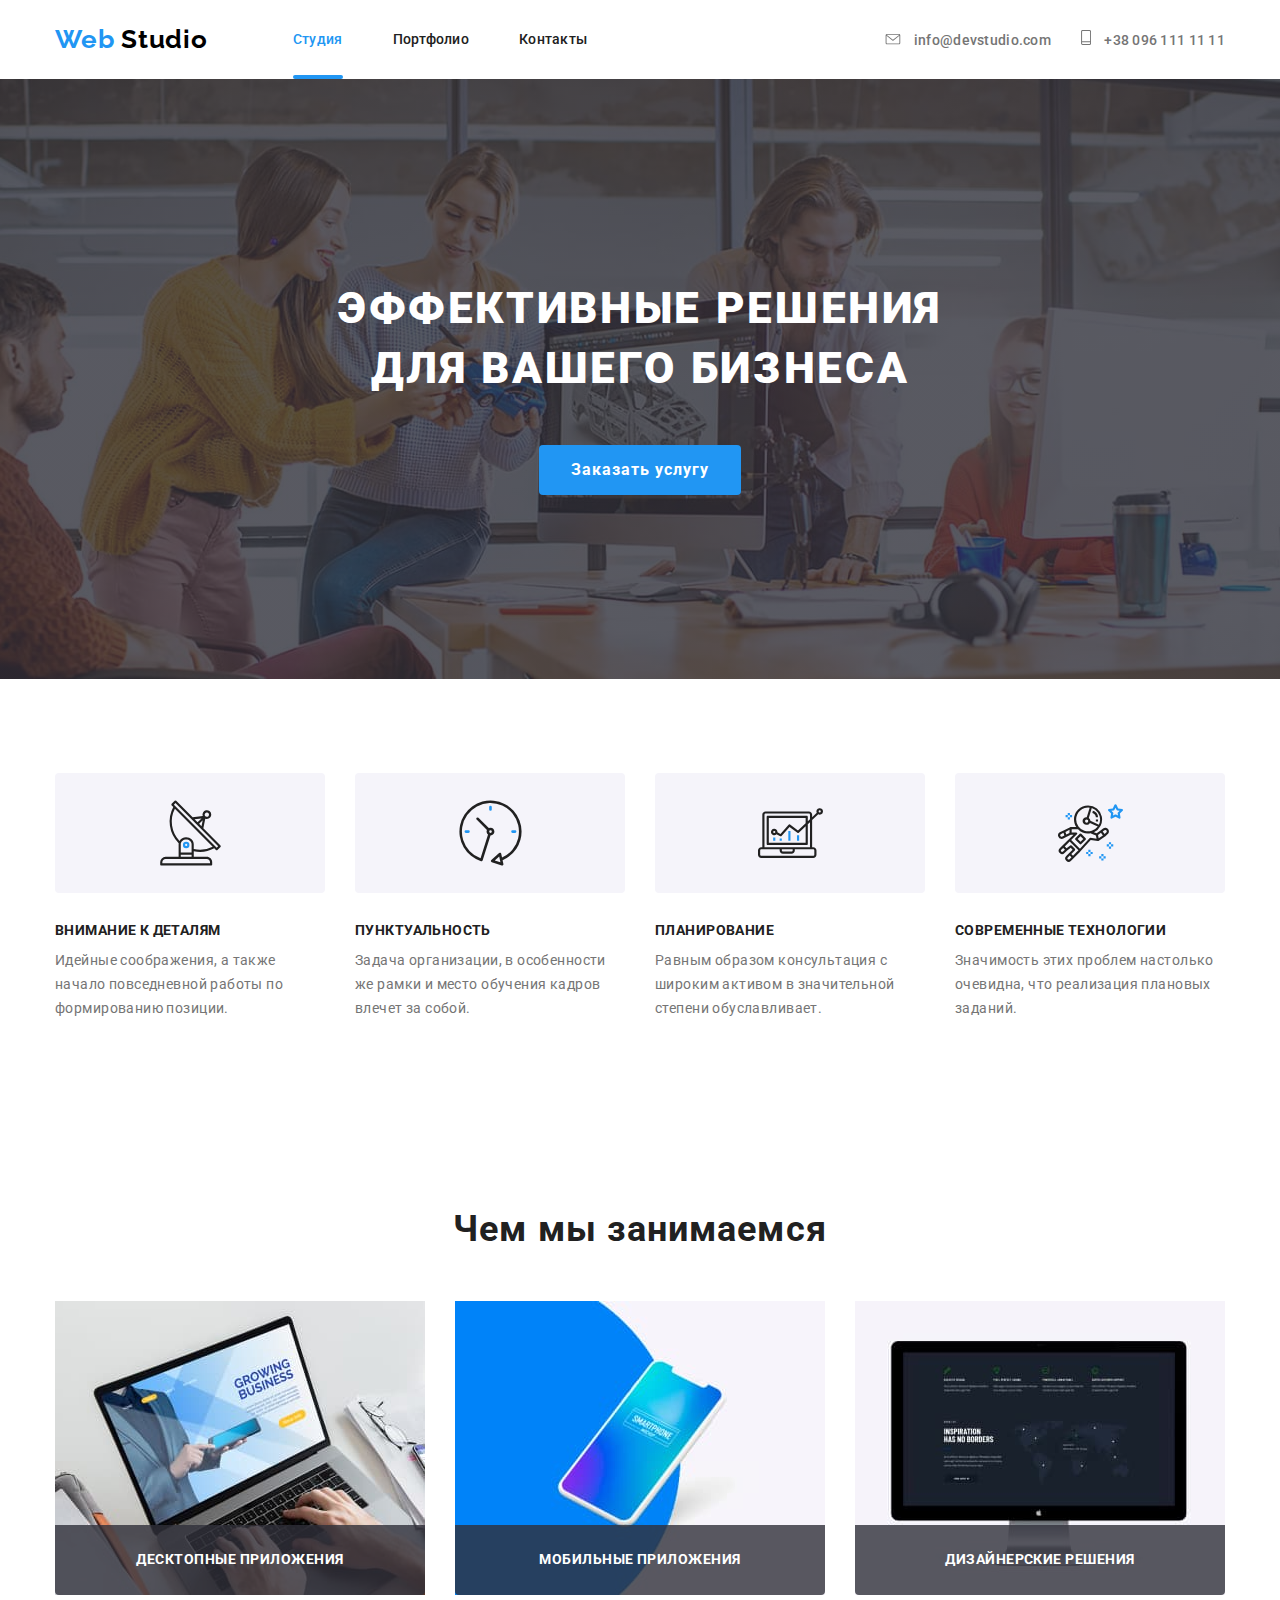
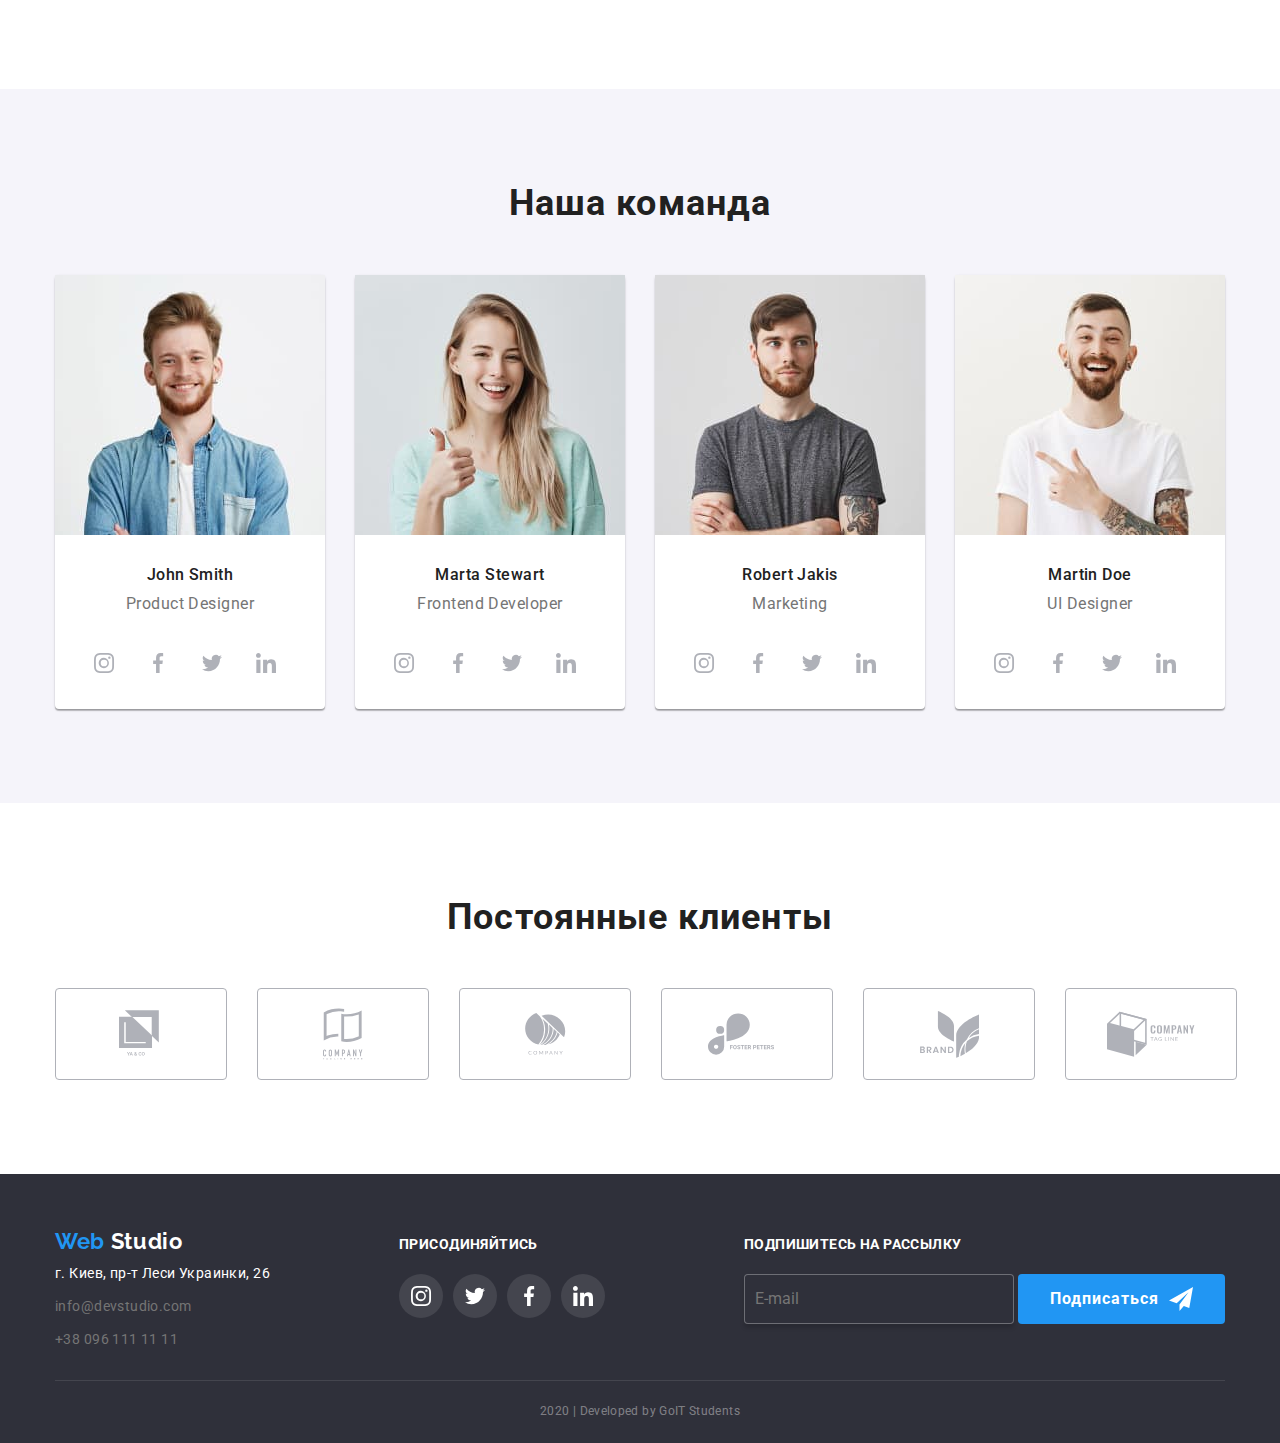
<file: index.html>
<!DOCTYPE html>
<html lang="en">
  <head>
    <meta charset="UTF-8" />
    <meta name="viewport" content="width=device-width, initial-scale=1.0" />
    <title>Document</title>
    <link
      href="https://fonts.googleapis.com/css2?family=Raleway:wght@700&family=Roboto:wght@400;500;700;900&display=swap"
      rel="stylesheet"
    />
    <link
      rel="stylesheet"
      href="https://cdnjs.cloudflare.com/ajax/libs/modern-normalize/0.6.0/modern-normalize.min.css"
    />
    <link rel="stylesheet" href="./css/common.css" />
    <link rel="stylesheet" href="./css/main.css" />
  </head>
  <body>
    <!--Шапка сайта-->
    <header class="container page-header">
      <nav class="main-nav">
        <a href="./index.html" class="logo-head link"
          ><span class="logo-web">Web&nbsp</span
          ><span class="logo-studio">Studio</span></a
        >

        <ul class="site-nav list">
          <li class="item"><a href="" class="link current">Студия</a></li>
          <li class="item current">
            <a href="./Portfolio.html" class="link">Портфолио</a>
          </li>
          <li class="item"><a href="" class="link">Контакты</a></li>
        </ul>

        <ul class="cont-nav list">
          <li class="item">
            <a href="mailto" class="contacts-text">
              <svg class="mail-icon" width="16px" height="11px">
                <use href="./images/sprite1.svg#icon-konvert"></use>
              </svg>
              info@devstudio.com</a
            >
          </li>

          <li class="item">
            <a href="mailto" class="contacts-text">
              <svg class="tel-icon" width="10" height="15">
                <use href="./images/sprite1.svg#icon-telefon"></use>
              </svg>
              +38 096 111 11 11</a
            >
          </li>
        </ul>
      </nav>
    </header>
    <main>
      <!-- Герой-->

      <section class="section hero">
        <div class="overley">
          <h1 class="hero-title">
            эффективные решения <br />
            для вашего бизнеса
          </h1>
          <a href="" class="button">Заказать услугу</a>
        </div>
      </section>

      <!--Переваги-->
      <section class="section adventage">
        <div class="container">
          <ul class="feature-list list">
            <li class="iteam">
              <div class="backgraund-icon">
                <svg class="preference-icon">
                  <use href="./images/sprite1.svg#icon-antena"></use>
                </svg>
              </div>
              <!-- <img class="img" src="./images/antenas.svg" alt="" /> -->
              <h2 class="title">Внимание к деталям</h2>
              <p class="text">
                Идейные соображения, а также начало повседневной работы по
                формированию позиции.
              </p>
            </li>
            <li class="iteam">
              <div class="backgraund-icon">
                <svg class="preference-icon">
                  <use href="./images/sprite1.svg#icon-clock"></use>
                </svg>
              </div>
              <!-- <img class="img" src="./images/clock 1.svg" alt="" /> -->
              <h2 class="title">Пунктуальность</h2>
              <p class="text">
                Задача организации, в особенности же рамки и место обучения
                кадров влечет за собой.
              </p>
            </li>
            <li class="iteam">
              <div class="backgraund-icon">
                <svg class="preference-icon">
                  <use href="./images/sprite1.svg#icon-diagrama"></use>
                </svg>
              </div>
              <!-- <img class="img" src="./images/diagram 1.svg" alt="" /> -->
              <h2 class="title">Планирование</h2>
              <p class="text">
                Равным образом консультация с широким активом в значительной
                степени обуславливает.
              </p>
            </li>
            <li class="iteam">
              <div class="backgraund-icon">
                <svg class="preference-icon">
                  <use href="./images/sprite1.svg#icon-astronaut"></use>
                </svg>
              </div>
              <!-- <img class="img" src="./images/cosmo.svg" alt="" /> -->
              <h2 class="title">Современные технологии</h2>
              <p class="text">
                Значимость этих проблем настолько очевидна, что реализация
                плановых заданий.
              </p>
            </li>
          </ul>
        </div>
      </section>
      <!--Приклади робіт-->
      <section class="section doing">
        <div class="container doing">
          <h2 class="section-text">Чем мы занимаемся</h2>
          <ul class="list">
            <li class="item">
              <img src="./images/nout1.jpg" alt="" width="370" height="294" />
              <h3 class="doing-text">Десктопные приложения</h3>
            </li>
            <li class="item">
              <img src="./images/fone1.jpg" alt="" width="370" height="294" />
              <h3 class="doing-text">Мобильные приложения</h3>
            </li>
            <li class="item">
              <img src="./images/telek1.jpg" alt="" width="370" height="294" />
              <h3 class="doing-text">Дизайнерские решения</h3>
            </li>
          </ul>
        </div>
      </section>
      <!--Команда-->
      <section class="section team">
        <div class="container">
          <h2 class="section-text">Наша команда</h2>
          <ul class="list">
            <!-- Jon Smit -->
            <li class="item">
              <img
                class="foto"
                src="./images/jon.jpg"
                alt="John Smith"
                width="270"
                height="260"
              />
              <h3 class="team-title">John Smith</h3>
              <p class="team-position">Product Designer</p>

              <ul class="list icon">
                <li class="box social">
                  <a
                    href="http://instagram.com"
                    aria-label="ссылка инстаграм"
                    class="link"
                  >
                    <svg class="social-icon" width="44" height="44">
                      <use href="./images/sprite1.svg#icon-instagram"></use>
                    </svg>
                  </a>
                </li>
                <li class="box social">
                  <a
                    href="http://facebook.com"
                    aria-label="ссылка фейсбук"
                    class="link"
                  >
                    <svg class="social-icon" width="44" height="44">
                      <use href="./images/sprite1.svg#icon-facebook"></use>
                    </svg>
                  </a>
                </li>

                <li class="box social">
                  <a
                    href="http://twitter.com"
                    aria-label="ссылка твітер"
                    class="link"
                  >
                    <svg class="social-icon" width="44" height="44">
                      <use href="./images/sprite1.svg#icon-twiter"></use>
                    </svg>
                  </a>
                </li>
                <li class="box social">
                  <a
                    href="http://linkedin.com"
                    aria-label="ссылка фейсбук"
                    class="link"
                  >
                    <svg class="social-icon" width="44" height="44">
                      <use href="./images/sprite1.svg#icon-linkedin"></use>
                    </svg>
                  </a>
                </li>
              </ul>
            </li>
            <!-- Marta Stewart -->

            <li class="item">
              <img
                class="foto"
                src="./images/marta.jpg"
                alt="Marta Stewart"
                width="270"
                height="260"
              />
              <h3 class="team-title">Marta Stewart</h3>
              <p class="team-position">Frontend Developer</p>
              <ul class="list icon">
                <li class="box social">
                  <a
                    href="http://instagram.com"
                    aria-label="ссылка инстаграм"
                    class="link"
                  >
                    <svg class="social-icon" width="44" height="44">
                      <use href="./images/sprite1.svg#icon-instagram"></use>
                    </svg>
                  </a>
                </li>
                <li class="box social">
                  <a
                    href="http://facebook.com"
                    aria-label="ссылка фейсбук"
                    class="link"
                  >
                    <svg class="social-icon" width="44" height="44">
                      <use href="./images/sprite1.svg#icon-facebook"></use>
                    </svg>
                  </a>
                </li>

                <li class="box social">
                  <a
                    href="http://twitter.com"
                    aria-label="ссылка твітер"
                    class="link"
                  >
                    <svg class="social-icon" width="44" height="44">
                      <use href="./images/sprite1.svg#icon-twiter"></use>
                    </svg>
                  </a>
                </li>
                <li class="box social">
                  <a
                    href="http://linkedin.com"
                    aria-label="ссылка фейсбук"
                    class="link"
                  >
                    <svg class="social-icon" width="44" height="44">
                      <use href="./images/sprite1.svg#icon-linkedin"></use>
                    </svg>
                  </a>
                </li>
              </ul>
            </li>
            <!-- Robert Jakis -->

            <li class="item">
              <img
                class="foto"
                src="./images/robert.jpg"
                alt="Robert Jakis"
                width="270"
                height="260"
              />
              <h3 class="team-title">Robert Jakis</h3>
              <p class="team-position">Marketing</p>

              <ul class="list icon">
                <li class="box social">
                  <a
                    href="http://instagram.com"
                    aria-label="ссылка инстаграм"
                    class="link"
                  >
                    <svg class="social-icon" width="44" height="44">
                      <use href="./images/sprite1.svg#icon-instagram"></use>
                    </svg>
                  </a>
                </li>
                <li class="box social">
                  <a
                    href="http://facebook.com"
                    aria-label="ссылка фейсбук"
                    class="link"
                  >
                    <svg class="social-icon" width="44" height="44">
                      <use href="./images/sprite1.svg#icon-facebook"></use>
                    </svg>
                  </a>
                </li>

                <li class="box social">
                  <a
                    href="http://twitter.com"
                    aria-label="ссылка твітер"
                    class="link"
                  >
                    <svg class="social-icon" width="44" height="44">
                      <use href="./images/sprite1.svg#icon-twiter"></use>
                    </svg>
                  </a>
                </li>
                <li class="box social">
                  <a
                    href="http://linkedin.com"
                    aria-label="ссылка фейсбук"
                    class="link"
                  >
                    <svg class="social-icon" width="44" height="44">
                      <use href="./images/sprite1.svg#icon-linkedin"></use>
                    </svg>
                  </a>
                </li>
              </ul>
            </li>
            <!-- Martin Doe -->

            <li class="item">
              <img
                class="foto"
                src="./images/martin.jpg"
                alt="Martin Doe"
                width="270"
                height="260"
              />
              <h3 class="team-title">Martin Doe</h3>
              <p class="team-position">UI Designer</p>

              <ul class="list icon">
                <li class="box social">
                  <a
                    href="http://instagram.com"
                    aria-label="ссылка инстаграм"
                    class="link"
                  >
                    <svg class="social-icon" width="44" height="44">
                      <use href="./images/sprite1.svg#icon-instagram"></use>
                    </svg>
                  </a>
                </li>
                <li class="box social">
                  <a
                    href="http://facebook.com"
                    aria-label="ссылка фейсбук"
                    class="link"
                  >
                    <svg class="social-icon" width="44" height="44">
                      <use href="./images/sprite1.svg#icon-facebook"></use>
                    </svg>
                  </a>
                </li>

                <li class="box social">
                  <a
                    href="http://twitter.com"
                    aria-label="ссылка твітер"
                    class="link"
                  >
                    <svg class="social-icon" width="44" height="44">
                      <use href="./images/sprite1.svg#icon-twiter"></use>
                    </svg>
                  </a>
                </li>
                <li class="box social">
                  <a
                    href="http://linkedin.com"
                    aria-label="ссылка фейсбук"
                    class="link"
                  >
                    <svg class="social-icon" width="44" height="44">
                      <use href="./images/sprite1.svg#icon-linkedin"></use>
                    </svg>
                  </a>
                </li>
              </ul>
            </li>
          </ul>
        </div>
      </section>
      <!--Постійні клієнти-->
      <section class="section customer">
        <div class="container">
          <h2 class="section-text">Постоянные клиенты</h2>
          <ul class="list">
            <li class="item">
              <a href="" class="link">
                <svg class="customer-icon" width="44" height="49">
                  <use href="./images/sprite1.svg#icon-logo1"></use>
                </svg>
              </a>
            </li>
            <li class="item">
              <a href="" class="link">
                <svg class="customer-icon" width="40" height="52">
                  <use href="./images/sprite1.svg#icon-logo2"></use>
                </svg>
              </a>
            </li>
            <li class="item">
              <a href="" class="link">
                <svg class="customer-icon" width="41" height="42">
                  <use href="./images/sprite1.svg#icon-logo3"></use>
                </svg>
              </a>
            </li>
            <li class="item">
              <a href="" class="link">
                <svg class="customer-icon" width="79" height="65">
                  <use href="./images/sprite1.svg#icon-logo4"></use>
                </svg>
              </a>
            </li>
            <li class="item">
              <a href="" class="link">
                <svg class="customer-icon" width="59" height="47">
                  <use href="./images/sprite1.svg#icon-logo5"></use>
                </svg>
              </a>
            </li>
            <li class="item">
              <a href="" class="link">
                <svg class="customer-icon" width="88" height="67">
                  <use href="./images/sprite1.svg#icon-logo6"></use>
                </svg>
              </a>
            </li>
          </ul>
        </div>
      </section>
    </main>
    <!-- Футер -->
    <footer class="page-footer">
      <!-- Лого -->
      <div class="container info">
        <div class="foot-child">
          <a href="./index.html" class="logo-foot link"
            ><span class="logo-web">Web&nbsp</span
            ><span class="logo-foot">Studio</span></a
          >
          <!-- Контактная информация -->
          <address class="address company">
            г. Киев, пр-т Леси Украинки, 26
          </address>
          <address class="address">
            <a href="mailto" class="link mail">info@devstudio.com</a> <br />
            <a href="tel:380961111111" class="link tel">+38 096 111 11 11</a>
          </address>
        </div>
        <div class="foot-link">
          <b class="text-foot">присодиняйтись</b>
          <!-- соц силки -->
          <div class="social">
            <ul class="list">
              <li class="item">
                <a
                  href="http://instagram.com/"
                  aria-label="Ссылка на instagram"
                  class="link"
                >
                  <svg class="social-icon">
                    <use href="./images/sprite1.svg#icon-instagram"></use>
                  </svg>
                </a>
              </li>
              <li class="item">
                <a
                  href="http://twitter.com/"
                  aria-label="Ссылка на twitter"
                  class="link twit"
                >
                  <svg class="social-icon">
                    <use href="./images/sprite1.svg#icon-twiter"></use>
                  </svg>
                </a>
              </li>

              <li class="item">
                <a
                  href="http://facebook.com/"
                  aria-label="Ссылка на facebook"
                  class="link face"
                >
                  <svg class="social-icon">
                    <use href="./images/sprite1.svg#icon-facebook"></use>
                  </svg>
                </a>
              </li>

              <li class="item">
                <a
                  href="http://linkedin.com/"
                  aria-label="Ссылка на linkedin"
                  class="link face"
                >
                  <svg class="social-icon">
                    <use href="./images/sprite1.svg#icon-linkedin"></use>
                  </svg>
                </a>
              </li>
            </ul>
          </div>
        </div>
        <div class="foot-folow">
          <b class="text-foot">Подпишитесь на рассылку</b><br />
          <input type="text" class="input" placeholder="  E-mail" />
          <a href="" class="button primary">Подписаться</a>
        </div>
      </div>

      <!-- Копирайт -->
      <div class="container">
        <p class="copyrigyt">2020 | Developed by GoIT Students</p>
      </div>
    </footer>
  </body>
</html>
</file>
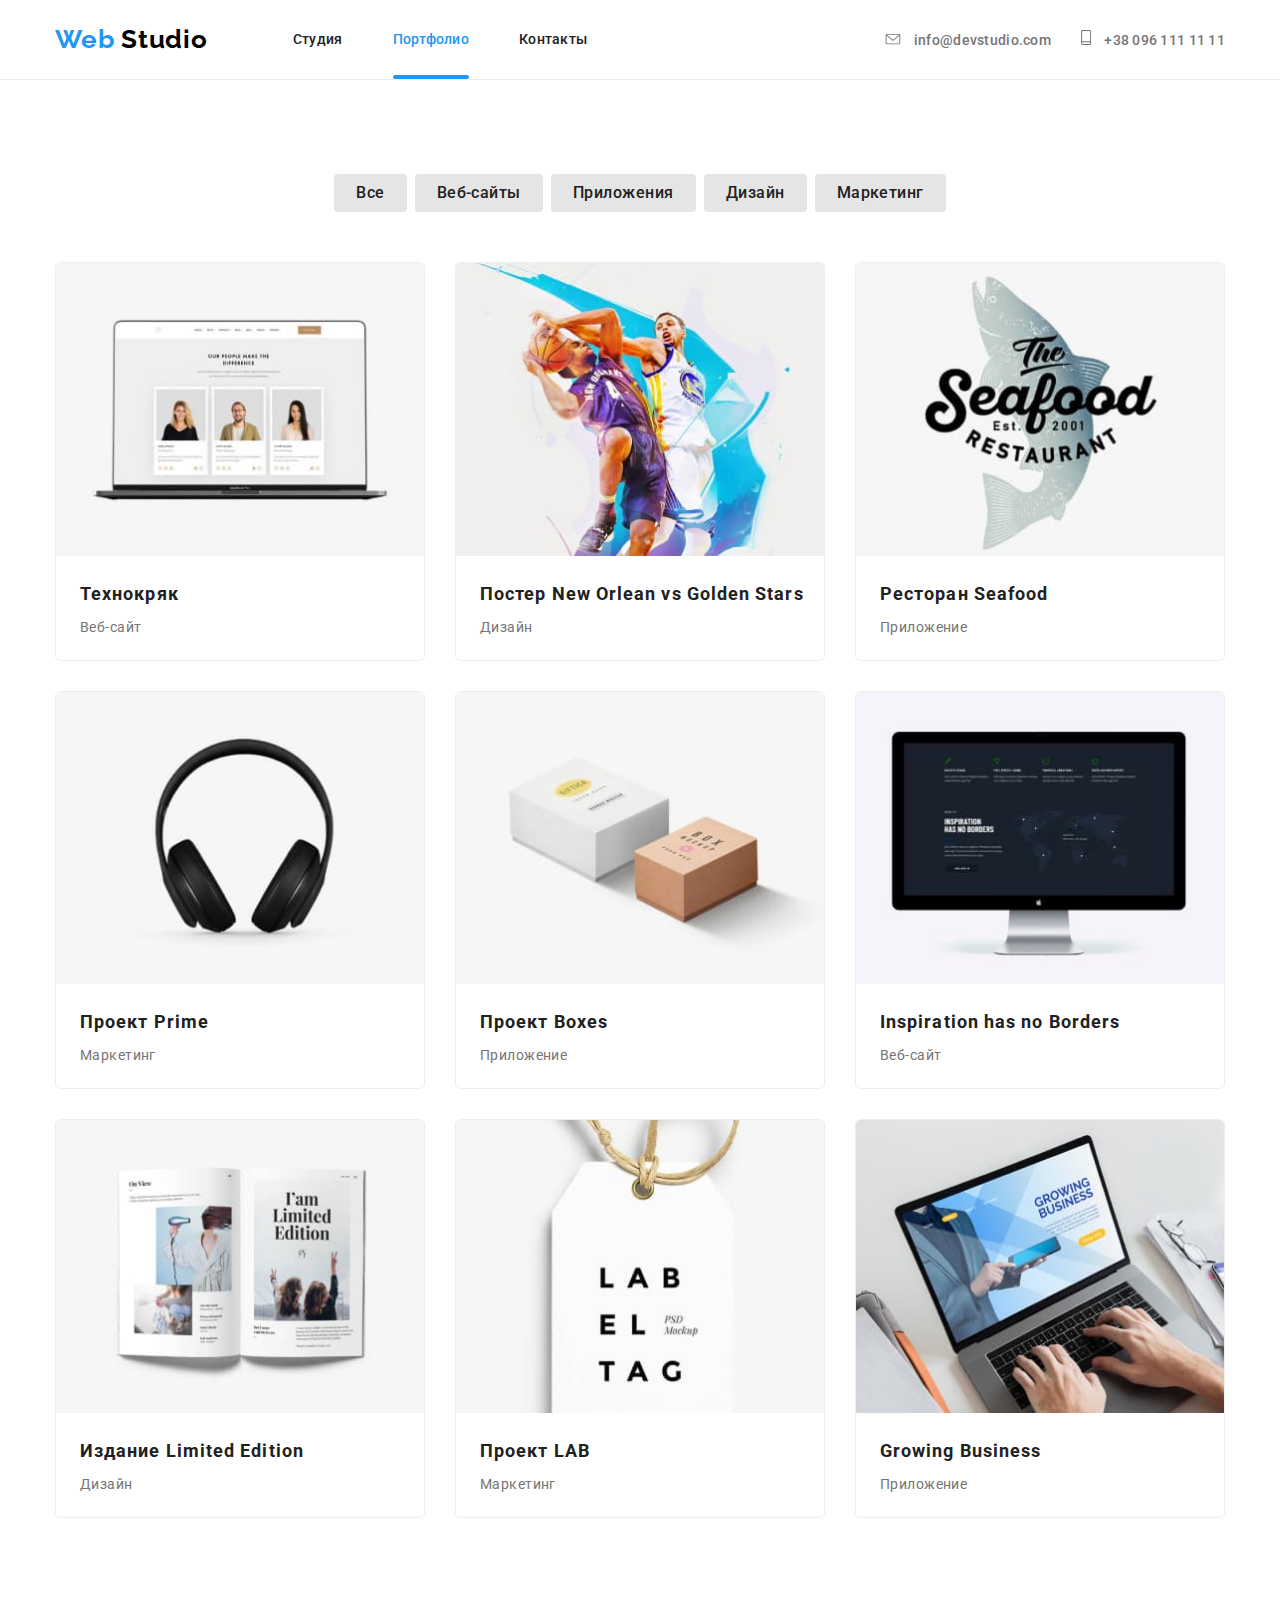
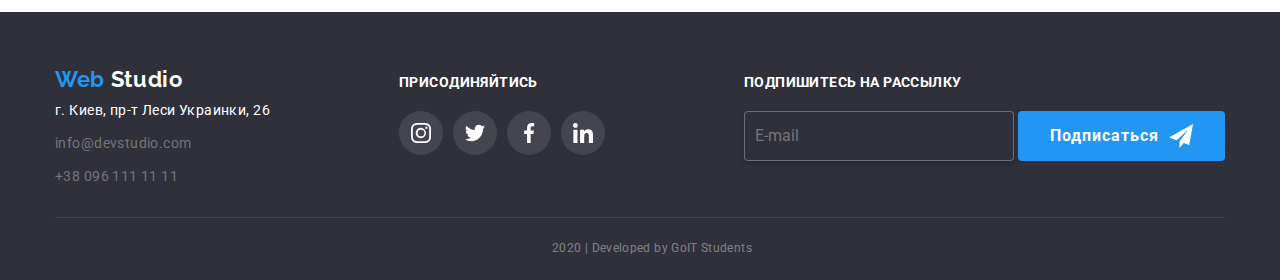
<file: Portfolio.html>
<!DOCTYPE html>
<html lang="en">
  <head>
    <meta charset="UTF-8" />
    <meta name="viewport" content="width=device-width, initial-scale=1.0" />
    <link
      href="https://fonts.googleapis.com/css2?family=Raleway:wght@700&family=Roboto:wght@400;500;700;900&display=swap"
      rel="stylesheet"
    />
    <link
      rel="stylesheet"
      href="https://cdnjs.cloudflare.com/ajax/libs/modern-normalize/0.6.0/modern-normalize.min.css"
    />
    <link rel="stylesheet" href="./css/common.css" />
    <link rel="stylesheet" href="./css/portfolio.css" />
    <title>Портфоліо</title>
  </head>

  <body>
    <!--Шапка сайта-->
    <header class="container page-header">
      <nav class="main-nav">
        <a href="./index.html" class="logo-head link"
          ><span class="logo-web">Web&nbsp</span
          ><span class="logo-studio">Studio</span></a
        >

        <ul class="site-nav list">
          <li class="item"><a href="./index.html" class="link">Студия</a></li>
          <li class="item">
            <a href="./Portfolio.html" class="link current">Портфолио</a>
          </li>
          <li class="item"><a href="" class="link">Контакты</a></li>
        </ul>

        <!-- контейнер пошта і телефон -->

        <ul class="cont-nav list">
          <li class="item">
            <a href="mailto" class="contacts-text">
              <svg class="mail-icon" width="16" height="11">
                <use href="./images/sprite1.svg#icon-konvert"></use>
              </svg>
              info@devstudio.com</a
            >
          </li>

          <li class="item">
            <a href="mailto" class="contacts-text">
              <svg class="tel-icon" width="10" height="15">
                <use href="./images/sprite1.svg#icon-telefon"></use>
              </svg>
              +38 096 111 11 11</a
            >
          </li>
        </ul>
      </nav>
    </header>
    <main>
      <section class="projects">
        <div class="container">
          <!-- наші проекти -->

          <h1 class="visually-hidden">Наші проекти</h1>
          <ul class="list container-btn">
            <li><button type="button" class="button">Все</button></li>
            <li><button type="button" class="button">Веб-сайты</button></li>
            <li><button type="button" class="button">Приложения</button></li>
            <li><button type="button" class="button">Дизайн</button></li>
            <li><button type="button" class="button">Маркетинг</button></li>
          </ul>
          <ul class="list cards">
            <li class="projects-item">
              <a class="link" href="">
                <div class="box">
                  <img
                    src="./images/portfolio/leptop.jpg"
                    alt="фото технокряк"
                    width="370"
                    height="294"
                  />
                  <p class="in-hide">
                    Технокряк это современная площадка распространения
                    коронавируса. Компании используют эту платформу для
                    цифрового шпионажа и атак на защищённые сервера конкурентов.
                  </p>
                </div>
                <h2>Технокряк</h2>
                <p class="text">Веб-сайт</p>
              </a>
            </li>
            <li class="projects-item">
              <a class="link" href="">
                <div class="box">
                  <img
                    src="./images/portfolio/basket.jpg"
                    alt="фото постер nev orlean"
                    width="370"
                    height="294"
                  />
                  <p class="in-hide">
                    Технокряк это современная площадка распространения
                    коронавируса. Компании используют эту платформу для
                    цифрового шпионажа и атак на защищённые сервера конкурентов.
                  </p>
                </div>

                <h2>Постер New Orlean vs Golden Stars</h2>
                <p class="text">Дизайн</p>
              </a>
            </li>
            <li class="projects-item">
              <a class="link" href="">
                <div class="box">
                  <img
                    src="./images/portfolio/seeafood.jpg"
                    alt="фото ресторан"
                    width="370"
                    height="294"
                  />
                  <p class="in-hide">
                    Технокряк это современная площадка распространения
                    коронавируса. Компании используют эту платформу для
                    цифрового шпионажа и атак на защищённые сервера конкурентов.
                  </p>
                </div>
                <h2>Ресторан Seafood</h2>
                <p class="text">Приложение</p>
              </a>
            </li>
            <li class="projects-item">
              <a class="link" href="">
                <div class="box">
                  <img
                    src="./images/portfolio/headphone.jpg"
                    alt="фото прайм"
                    width="370"
                    height="294"
                  />
                  <p class="in-hide">
                    Технокряк это современная площадка распространения
                    коронавируса. Компании используют эту платформу для
                    цифрового шпионажа и атак на защищённые сервера конкурентов.
                  </p>
                </div>
                <h2>Проект Prime</h2>
                <p class="text">Маркетинг</p>
              </a>
            </li>
            <li class="projects-item">
              <a class="link" href="">
                <div class="box">
                  <img
                    src="./images/portfolio/box.jpg"
                    alt="фото боксес"
                    width="370"
                    height="294"
                  />
                  <p class="in-hide">
                    Технокряк это современная площадка распространения
                    коронавируса. Компании используют эту платформу для
                    цифрового шпионажа и атак на защищённые сервера конкурентов.
                  </p>
                </div>

                <h2>Проект Boxes</h2>
                <p class="text">Приложение</p>
              </a>
            </li>
            <li class="projects-item">
              <a class="link" href="">
                <div class="box">
                  <img
                    src="./images/portfolio/tvset.jpg"
                    alt="фото бордерс"
                    width="370"
                    height="294"
                  />
                  <p class="in-hide">
                    Технокряк это современная площадка распространения
                    коронавируса. Компании используют эту платформу для
                    цифрового шпионажа и атак на защищённые сервера конкурентов.
                  </p>
                </div>

                <h2>Inspiration has no Borders</h2>
                <p class="text">Веб-сайт</p>
              </a>
            </li>
            <li class="projects-item">
              <a class="link" href="">
                <div class="box">
                  <img
                    src="./images/portfolio/book.jpg"
                    alt="фото книга"
                    width="370"
                    height="294"
                  />
                  <p class="in-hide">
                    Технокряк это современная площадка распространения
                    коронавируса. Компании используют эту платформу для
                    цифрового шпионажа и атак на защищённые сервера конкурентов.
                  </p>
                </div>

                <h2>Издание Limited Edition</h2>
                <p class="text">Дизайн</p>
              </a>
            </li>
            <li class="projects-item">
              <a class="link" href="">
                <div class="box">
                  <img
                    src="./images/portfolio/birka.jpg"
                    alt="фото лаб"
                    width="370"
                    height="294"
                  />
                  <p class="in-hide">
                    Технокряк это современная площадка распространения
                    коронавируса. Компании используют эту платформу для
                    цифрового шпионажа и атак на защищённые сервера конкурентов.
                  </p>
                </div>

                <h2>Проект LAB</h2>
                <p class="text">Маркетинг</p>
              </a>
            </li>
            <li class="projects-item">
              <a class="link" href="">
                <div class="box">
                  <img
                    src="./images/portfolio/notebook.jpg"
                    alt="фото бизнес"
                    width="370"
                    height="294"
                  />
                  <p class="in-hide">
                    Технокряк это современная площадка распространения
                    коронавируса. Компании используют эту платформу для
                    цифрового шпионажа и атак на защищённые сервера конкурентов.
                  </p>
                </div>
                <h2>Growing Business</h2>
                <p class="text">Приложение</p>
              </a>
            </li>
          </ul>
        </div>
      </section>
    </main>
    <!-- Футер -->
    <footer class="page-footer">
      <!-- Лого -->
      <div class="container info">
        <div class="foot-child">
          <a href="./index.html" class="logo-foot link"
            ><span class="logo-web">Web&nbsp</span
            ><span class="logo-foot">Studio</span></a
          >
          <!-- Контактная информация -->
          <address class="address company">
            г. Киев, пр-т Леси Украинки, 26
          </address>
          <address class="address">
            <a href="mailto" class="link mail">info@devstudio.com</a> <br />
            <a href="tel:380961111111" class="link tel">+38 096 111 11 11</a>
          </address>
        </div>
        <div class="foot-link">
          <b class="text-foot">присодиняйтись</b>
          <!-- соц силки -->
          <div class="social">
            <ul class="list">
              <li class="item">
                <a
                  href="http://instagram.com/"
                  aria-label="Ссылка на instagram"
                  class="link"
                >
                  <svg class="social-icon" wdth="44" height="44">
                    <use href="./images/sprite1.svg#icon-instagram"></use>
                  </svg>
                </a>
              </li>
              <li class="item">
                <a
                  href="http://twitter.com/"
                  aria-label="Ссылка на twitter"
                  class="link twit"
                >
                  <svg class="social-icon" wdth="44" height="44">
                    <use href="./images/sprite1.svg#icon-twiter"></use>
                  </svg>
                </a>
              </li>

              <li class="item">
                <a
                  href="http://facebook.com/"
                  aria-label="Ссылка на facebook"
                  class="link face"
                >
                  <svg class="social-icon" wdth="44" height="44">
                    <use href="./images/sprite1.svg#icon-facebook"></use>
                  </svg>
                </a>
              </li>

              <li class="item">
                <a
                  href="http://linkedin.com/"
                  aria-label="Ссылка на linkedin"
                  class="link face"
                >
                  <svg class="social-icon" wdth="44" height="44">
                    <use href="./images/sprite1.svg#icon-linkedin"></use>
                  </svg>
                </a>
              </li>
            </ul>
          </div>
        </div>
        <div class="foot-folow">
          <b class="text-foot">Подпишитесь на рассылку</b><br />
          <input type="text" class="input" placeholder="  E-mail" />
          <a href="" class="button primary">Подписаться</a>
        </div>
      </div>

      <!-- Копирайт -->
      <div class="container">
        <p class="copyrigyt">2020 | Developed by GoIT Students</p>
      </div>
    </footer>
  </body>
</html>
</file>
<file: css/common.css>
:root {
  --primary-text-color: #757575;
  --title-text-color: #212121;
  --accent-color: #2196f3;
  --background-color: #fff;
  --white-color: #ffffff;
  --white-second-color: #f5f4fa;
  --white-bg-color: #e5e5e5;
  --backgraund-bg-color: #2f303a;
  --social-color: #afb1b8;
}
html {
  box-sizing: border-box;
}

*,
*::before,
*::after {
  box-sizing: inherit;
}

body {
  font-family: "Roboto", sans-serif;
  color: var(--primary-text-color);
  background-color: var(--background-color);
  letter-spacing: 0.03em;
  margin: 0;
}
.list {
  list-style: none;
  margin: 0;
  padding: 0;
}

.container {
  margin-left: auto;
  margin-right: auto;
  width: 1200px;
  padding-left: 15px;
  padding-right: 15px;
  /* outline: 2px solid tomato; */
}

/* логотип */

.logo {
  color: var(--title-text-color);
  letter-spacing: 0.03em;
}

.logo-head {
  color: var(--title-text-color);
  font-family: "Raleway", sans-serif;

  font-weight: 700;
  font-size: 26px;
  line-height: 1.19;
  text-decoration: none;
  letter-spacing: 0.03em;
}
.logo-foot {
  color: var(--title-text-color);
  font-family: "Raleway", sans-serif;
  font-weight: 700;
  font-size: 22px;
  line-height: 1.8;
  letter-spacing: 0.03em;
  text-decoration: none;
}
.logo-web {
  color: var(--accent-color);
}

.logo-studio {
  color: #000000;
}

.logo:hover {
  color: var(--accent-color);
}
/* Навигація сайту */

.site-nav {
  display: flex;
  margin-left: 85px;
}
.site-nav .item + .item {
  margin-left: 50px;
}
.site-nav .item {
  /* outline: 1px solid tomato; */
}

.cont-nav .list > .item {
  margin-left: 30px;
}
.site-nav .list {
  margin-left: 85px;
}

.main-nav {
  display: flex;
  align-items: center;
}

.contacts.list {
  display: flex;
  margin-left: auto;
  align-items: center;
}
.contacts-list {
  display: flex;
}
.cont-nav {
  display: flex;
  margin-left: auto;
  align-items: center;
}
.cont-nav > .item {
  margin-left: 30px;
}

.site-nav .link {
  position: relative;
  display: block;
  padding-top: 32px;
  padding-bottom: 32px;
  /* color: var(--title-text-color); */
  font-weight: 500;
  font-size: 14px;
  line-height: 1.1;
  letter-spacing: 0.02em;
  color: var(--title-text-color);
  transition: color 250ms cubic-bezier(0.4, 0, 0.2, 1);
  /* text-decoration: none; */
}

.site-nav .link.current {
  color: var(--accent-color);
}
.site-nav .link.current::after {
  opacity: 1;
}
.site-nav .link::after {
  content: "";
  position: absolute;
  left: 0;
  bottom: 0;
  display: block;
  width: 100%;
  height: 4px;
  background-color: var(--accent-color);
  border-radius: 2px;
  opacity: 0;
  transition: opacity 250ms cubic-bezier(0.4, 0, 0.2, 1);
}

.link:hover,
.link:focus,
.studio:hover,
.portfolio:hover,
.portfolio:focus,
.contact:hover,
.contact:focus,
.primary:hover,
.primary:focus,
.secondary:hover,
.secondary:focus {
  color: var(--accent-color);
  background-color: var(--white-color);
}

/* конпки контакти */
.cont-nav .mail-icon {
  margin-right: 10px;
  fill: currentColor;
  cursor: pointer;
}
.cont-nav .tel-icon {
  margin-right: 10px;
  fill: currentColor;
  cursor: pointer;
}
.contacts-text:focus,
.contacts-text:hover {
  color: var(--accent-color);
  fill: var(--accent-color);
}

.item .icon {
  margin-right: 10px;
}

.contacts {
  list-style-type: none;
}
.contacts-text {
  color: var(--primary-text-color);
  font-weight: 500;
  font-size: 14px;
  line-height: 1.1;
  letter-spacing: 0.02em;
  text-decoration: none;
  transition: color 250ms cubic-bezier(0.4, 0, 0.2, 1);
}

.feature-list,
.text {
  margin-top: 0;
  margin-bottom: 0;
  font-weight: 400;
  font-size: 14px;
  line-height: 1.71;
  letter-spacing: 0.03em;
}

/* футер */

.page-footer {
  min-height: 253px;
  background-color: #2f303a;
  color: var(--primary-white-color);
}
.page-footer .container.info {
  display: flex;
  align-items: baseline;
  justify-content: space-between;
  padding-top: 48px;
  padding-bottom: 28px;
}
.foot-child .logo-foot {
  background-color: var(--backgraund-bg-color);
}
.page-footer .address {
  font-size: 14px;
  line-height: 1.71;
  letter-spacing: 0.03em;
}
.logo-foot {
  color: var(--white-color);
}
.logo-foot .link {
  background-color: var(--backgraund-bg-color);
  display: inline-block;
  margin-bottom: 10px;
}

.address.company {
  color: var(--white-color);
  margin-bottom: 9px;
  font-family: inherit;
  font-style: normal;
}
.address .link {
  color: var(--primary-text-color);
  background-color: var(--backgraund-bg-color);
  font-family: inherit;
  font-style: normal;
  font-weight: 400;
  font-size: 14px;
  line-height: 1.71;

  letter-spacing: 0.03em;
}
.address .link.mail {
  display: inline-block;
  margin-bottom: 9px;
}
.page-footer b {
  display: inline-block;
  margin-bottom: 21px;
  text-transform: uppercase;
  font-size: 14px;
  line-height: 1ю14;
  letter-spacing: 0.03em;
}
.input {
  padding-top: 18px;
  padding-bottom: 18px;
  width: 270px;
  height: 50px;
  border: 1px solid rgba(255, 255, 255, 0.3);
  box-sizing: border-box;
  box-shadow: 0px 4px 4px rgba(0, 0, 0, 0.15);
  border-radius: 4px;

  background-color: var(--backgraund-bg-color);
}
.page-footer h3 {
  font-weight: 700;
  font-size: 15px;
  line-height: 1.6;
  letter-spacing: -0.015em;
  color: var(--primary-white-color);
}
.page-footer .list {
  font-size: 15px;

  line-height: 1.6;
  letter-spacing: -0.015em;
  color: var(--backgraund-bg-color);
}
.button.primary {
  display: inline-flex;
  align-items: center;
  min-width: 200px;
  border-radius: 4px;
  padding: 10px 32px;
  text-align: center;
  cursor: pointer;

  color: var(--white-color);
  background-color: var(--accent-color);

  text-decoration: none;
  font-weight: 700;
  font-size: 16px;
  line-height: 1.87;
  letter-spacing: 0.06em;
}
.button.primary::after {
  content: "";

  width: 24px;
  height: 24px;
  margin-left: 10px;
  background-image: url("../images/icon-send.svg");
  background-size: contain;
}
/* посилання на соціальні */
.social .list {
  display: flex;
  justify-items: center;
}
.social .social-icon {
  fill: currentColor;
}
.foot-link .social .item {
  margin-right: 10px;
}

.social .link:hover,
.social .link:focus {
  color: var(--white-color);
  background-color: var(--accent-color);
}

.social .link {
  display: flex;
  justify-content: center;
  align-items: center;
  width: 44px;
  height: 44px;

  color: var(--white-color);
  background-color: rgba(255, 255, 255, 0.1);

  border-radius: 50%;
  transition: background-color 250ms cubic-bezier(0.4, 0, 0.2, 1),
    color 250ms cubic-bezier(0.4, 0, 0.2, 1);
}

.foot-follow .img-btn {
  margin-left: 10px;
}
.text-foot {
  color: var(--white-color);
}
.copyrigyt {
  margin-top: 0;
  margin-bottom: 0;
  padding-top: 18px;
  padding-bottom: 20px;
  border-top: 1px solid rgba(255, 255, 255, 0.1);
  text-align: center;
  font-size: 12px;
  line-height: 2;
  letter-spacing: 0.03em;
  color: rgba(255, 255, 255, 0.4);
}
a {
  text-decoration: none;
}
/* .social .link {
  background-color: var(--backgraund-bg-color);
} */
</file>
<file: css/main.css>
/* 
body {
  color: var(--primary-text-color);
  background-color: var(--background-color);
} */

/* колір основного тексту #212121 */

/* колір тексту другорядного #757575 */

/* колір білий #FFFFFF */

/*колір акцент #2196F3 */

/* колір тексту футер rgba(255, 255, 255, 0.4) */

/* другорядний колір фона #F5F4FA */

/* колір фона герой rgb(198, 198, 199) */
/* 







/* Герой */
.section.hero {
  padding-top: 0;
  padding-bottom: 0;
}
.hero .overley {
  height: 600px;
  max-width: 1600px;
  margin-left: auto;
  margin-right: auto;

  background-color: #757575;
  background-image: linear-gradient(
      to right,
      rgba(47, 48, 58, 0.8),
      rgba(47, 48, 58, 0.8)
    ),
    url("../images/hero3.jpg");
  background-repeat: no-repeat;
  background-position: center;
  background-size: cover;
}

/* .hero {
  background-color: rgb(198, 198, 199);
  text-align: center;
} */

.hero {
  text-align: center;
  /* text-transform: uppercase;
  background-color: rgb(198, 198, 199); */
}

.hero-title {
  margin-top: 0;
  margin-bottom: 46px;
  color: var(--white-color);
  padding-top: 200px;
  text-transform: uppercase;
  text-align: center;
  font-weight: 900;
  font-size: 44px;
  line-height: 1.36;
  letter-spacing: 0.06em;
}
.hero .button {
  display: inline-block;
  margin-bottom: 200px;
  min-width: 200px;
  padding: 10px 32px;
  text-align: center;
  color: var(--white-color);
  background-color: var(--accent-color);
  border-radius: 4px;
  text-decoration: none;
  font-weight: 700;
  font-size: 16px;
  line-height: 1.88;
  letter-spacing: 0.06em;
}

.works {
  background-color: rgb(198, 198, 199);
  text-transform: uppercase;
}

/* Секції */

.section-title {
  color: var(--title-text-color);
}
.section {
  padding-top: 94px;
  padding-bottom: 94px;
}

/* переваги і приклади робіт */
.section.advantage {
  border: 1px solid #ececec;
}

/* .iteam .img {
  display: block;
  padding-right: 100px;
  padding-left: 100px;
  padding-bottom: 20px;
  padding-top: 25px;
  
  margin-bottom: 30px;
} */
/* .iteam::before {
  display: block;
  content: "";
  height: 120px;
  background-repeat: no-repeat;
  background-position: center;
  background-color: #f5f4fa;
  margin-bottom: 30px;
  border-radius: 4px;
} */
/* .icon-antena::before {
  background-image: url(../images/antenas.svg);
} */

/* .advantage .background-icon {
  display: flex;
  justify-content: center;
  align-items: center;
  width: 270px;
  margin-bottom: 30px;
  height: 120px;
  background-color: #f5f4fa;
} */
.backgraund-icon {
  display: flex;
  justify-content: center;
  align-items: center;
  width: 270px;
  height: 120px;
  background-color: #f5f4fa;
  margin-bottom: 30px;
  border-radius: 4px;
}
.preference-icon {
  width: 65px;
  height: 70px;
  align-items: center;
}

/* .icon-clock::before {
  background-image: url(../images/clocks.svg);
}
.icon-tv::before {
  background-image: url(../images/diagrams.svg);
}
.icon-space::before {
  background-image: url(../images/astronauts.svg);
} */
.adventage .list {
  display: flex;
}

.adventage .iteam {
  margin-right: 30px;
  width: calc((100% - 90px) / 4);
}

.adventage .iteam:nth-child(4) {
  margin: 0;
}
.feature-list .title {
  /* outline: 2px solid tomato; */
  margin-top: 0;
  margin-bottom: 10px;
  padding: 0;
  color: var(--title-text-color);
  font-weight: 700;
  font-size: 14px;
  line-height: 1.14;
  letter-spacing: 0.03em;
  text-transform: uppercase;
}
/* чим ми займаємось */

.doing-text {
  position: absolute;
  width: 100%;
  height: 70px;
  bottom: 0;
  margin: 0;
  padding: 27px;
  background: rgb(47, 48, 58, 0.8);
  border-radius: 0px 0px 4px 4px;
  font-weight: 700;
  font-size: 14px;
  line-height: 1.14;
  color: var(--white-color);
  text-align: center;
  text-transform: uppercase;
}

.doing .list {
  display: flex;
}
.doing .item {
  position: relative;
  margin-right: 30px;
  width: calc((100% - 60px) / 3);
  text-align: center;
}
.doing .item:nth-child(3) {
  margin-right: 0;
}
.doing .item:nth-child(3) {
  margin-bottom: 0;
}

.doing img {
  display: block;
}
.section-text {
  margin-top: 0;
  margin-bottom: 50px;
  font-weight: 700;
  color: var(--title-text-color);
  text-align: center;
  font-size: 36px;
  line-height: 1.16;
  letter-spacing: 0.03em;
}
/* Наша команда */

.section.team {
  background-color: var(--white-second-color);
}

.team .list {
  display: flex;
  /* justify-content: space-between; */
}

.team .item {
  margin-right: 30px;
  background-color: var(--background-color);
  border-radius: 4px;
  box-shadow: 0px 2px 1px rgba(0, 0, 0, 0.2), 0px 1px 1px rgba(0, 0, 0, 0.14),
    0px 1px 3px rgba(0, 0, 0, 0.12);
}
.team .item:nth-child(4) {
  margin-right: 0;
}

.team-title {
  margin-top: 0;
  margin-bottom: 10px;
  color: var(--title-text-color);
  font-weight: 500;
  font-size: 16px;
  line-height: 1.19;
  letter-spacing: 0.03em;
  text-align: center;
}

.team-position {
  margin-top: 0;
  margin-bottom: 28px;
  font-weight: 400;
  font-size: 16px;
  line-height: 1.19;
  letter-spacing: 0.03em;
}
.list.icon {
  display: flex;
  justify-content: center;
  /* margin-right: 0; */
  padding-bottom: 24px;
}
.list .icon li {
  margin-right: 10px;
}

/* .box .link {
  display: flex;
  justify-content: center;
  align-items: center;

  width: 44px;
  height: 44px;
  border-radius: 50%;
  color: var(--white-color);
} */
.box .link:hover,
.box .link:focus {
  background-color: var(--accent-color);
}

.box .social-icon:hover,
.box .social-icon:focus {
  fill: var(--white-color);
}
.box .social-icon {
  background-color: transparent;
  fill: var(--social-color);
}

.list .icon li:nth-child(4) {
  margin-right: 0;
}
.team .foto {
  display: block;
  margin-bottom: 30px;
}

.team .list .svg:hover {
  filter: invert(39%) sepia(57%) saturate(200%) saturate(200%) saturate(200%)
    saturate(200%) saturate(200%) saturate(147.75%) hue-rotate(202deg)
    brightness(97%) contrast(96%);
}
.list.icon .link:hover,
.list.icon .link:focus {
  color: var(--white-color);
  background-color: var(--accent-color);
  transition: color 250ms cubic-bezier(0.4, 0, 0.2, 1);
}

.list .icon .link {
  display: flex;
  justify-content: center;
  align-items: center;
  width: 44px;
  height: 44px;

  color: var(--white-color);
  background-color: rgba(255, 255, 255, 0.1);

  border-radius: 50%;
  transition: background-color 250ms cubic-bezier(0.4, 0, 0.2, 1),
    color 250ms cubic-bezier(0.4, 0, 0.2, 1);
}

/* Button */

/* .button {
  color: var(--white-color);
  background-color: var(--accent-color);
  font-weight: 700;
  font-size: 16px;
  line-height: 1;
  letter-spacing: 0.06em;
  text-decoration: none;
  text-align: center;
} */

.button .primary {
  background-color: var(--accent-color);
  color: var(--white-color);
}

/* .list {
  list-style: none;
} */

/* постійні клієнти */
.customer .list {
  display: flex;
  /* justify-content: space-evenly; */
}
.customer li {
  margin-right: 30px;
  width: calc((100% - 60px) / 6);
  border: 1px solid #afb1b8;
  box-sizing: border-box;
  border-radius: 4px;
}

/* .hero .button {
  display: inline-block;
  padding: 20px 40px;
} */
.customer li:nth-child(6n) {
  margin-right: 0;
}
.customer .link:hover,
.customer .link:focus {
  color: var(--accent-color);
  transition: color 250ms cubic-bezier(0.4, 0, 0.2, 1);
}
.customer .link {
  display: flex;
  justify-content: center;
  align-items: center;
  width: 170px;
  height: 90px;
  color: var(--social-color);
  transition: color 250ms cubic-bezier(0.4, 0, 0.2, 1);
}
.customer-icon {
  /* width: 44px;
  height: 49px; */
  fill: currentColor;
  cursor: pointer;
}
/* .link .customer-icon:hover,
.link .customer-icon:focus {
  color: var(--accent-color);
} */

.customer .img {
  display: block;
  margin-left: auto;
  margin-right: auto;
  padding-top: 20px;
  padding-bottom: 20px;
}

/* .customer .img:hover {
  filter: invert(39%) sepia(57%) saturate(200%) saturate(200%) saturate(200%)
    saturate(200%) saturate(200%) saturate(147.75%) hue-rotate(202deg)
    brightness(97%) contrast(96%);
} */
.customer li:hover,
.customer li:focus {
  border: 1px solid var(--accent-color);
}
.team-position {
  margin: 0;
  margin-bottom: 28px;
  font-weight: 400;
  font-size: 16px;
  line-height: 1.19;
  letter-spacing: 0.03em;
  text-align: center;
}
/* футер */
.link {
  color: var(--accent-color);
  fill: var(--accent-color);
}
</file>
<file: css/portfolio.css>
.projects-item > .line {
  display: block;
}
.projects {
  border-top: 1px solid #ececec;
}

.projects-item .box {
  position: relative;
}

.projects img {
  display: block;
  max-width: 100%;
  height: auto;
  border-radius: 5px 5px 0px 0px;
}

h2 {
  margin-top: 0;
  margin-bottom: 4px;
  font-weight: 700;
  font-size: 18px;
  padding-left: 24px;
  line-height: 2;
  letter-spacing: 0.06em;
  color: var(--title-text-color);
}

p {
  margin-top: 0;
  margin-bottom: 20px;
  font-weight: 400;
  font-size: 16px;
  padding-left: 24px;
  line-height: 1.88;
  letter-spacing: 0.03em;
  list-style: none;
}

/* .in-hide {
  display: none;
} */
.in-hide {
  margin-top: 0;
  margin-bottom: 0px;
  padding-bottom: 20px; /* для повного фокусу карточки даю не margin-bottom а  padding-bottom: 20px */

  font-weight: 400;
  font-size: 16px;
  padding-left: 24px;
  line-height: 1.88;
  letter-spacing: 0.03em;
}
.in-hide {
  position: absolute;
  top: 0;
  right: 0;
  margin-top: 0;
  margin-bottom: 0;
  padding: 63px 24px;
  width: 370px;
  height: 294px;

  font-weight: 400;
  font-size: 18px;
  line-height: 1.87;
  letter-spacing: 0.03em;
  color: var(--white-color);

  background-color: rgba(33, 150, 243, 0.9);

  opacity: 1;
  transform: translateY(100%);
  transition: transform 250ms cubic-bezier(0.4, 0, 0.2, 1);
}
.box {
  overflow: hidden;
  margin-bottom: 20px;
}
.cards.link:hover,
.cards.link:focus {
  box-shadow: 1px 4px 6px rgba(0, 0, 0, 0.16), 0px 4px 4px rgba(0, 0, 0, 0.06),
    0px 1px 1px rgba(0, 0, 0, 0.12);
  transition: box-shadow 250ms cubic-bezier(0.4, 0, 0.2, 1);
  cursor: pointer;
}

.visually-hidden {
  position: absolute !important;
  clip: rect(1px 1px 1px 1px);
  clip: rect(1px, 1px, 1px, 1px);
  padding: 0 !important;
  border: 0 !important;
  height: 1px !important;
  width: 1px !important;
  overflow: hidden;
}
.projects .list.container-btn {
  display: flex;
  justify-content: center;
  padding-top: 94px;
  margin-bottom: 50px;
  text-align: center;
}

.button:hover {
  box-shadow: 1px 4px 6px rgba(0, 0, 0, 0.16), 0px 4px 4px rgba(0, 0, 0, 0.06),
    0px 1px 1px rgba(0, 0, 0, 0.12);
}
.projects-item {
  width: 370px;
  margin-right: 30px;
  margin-bottom: 30px;
}
.cards .projects-item {
  border: 1px solid #eeeeee;
  border-radius: 5px;
  padding-bottom: 20px;
}
.projects-item:nth-child(3n) {
  margin-right: 0;
}
.projects-item:nth-last-child(-n + 3) {
  margin-bottom: 0;
}
.projects-item:hover {
  box-shadow: 1px 4px 6px rgba(0, 0, 0, 0.16), 0px 4px 4px rgba(0, 0, 0, 0.06),
    0px 1px 1px rgba(0, 0, 0, 0.12);
}

.projects .list.cards {
  display: flex;
  flex-wrap: wrap;
  padding-bottom: 94px;
}
.list .button:hover,
.list .button:focus {
  color: var(--white-color);
  background-color: var(--accent-color);
}
.projects-item:hover .in-hide,
.projects-item .link:focus .in-hide {
  opacity: 1;
  transform: translateY(0);
}

.button:hover {
  background-color: var(--accent-color);
}
.container-btn li {
  margin-right: 8px;
}

.list .button {
  padding: 6px 22px;
  font-family: inherit;
  font-weight: 500;
  font-size: 16px;
  line-height: 1.63;
  text-align: center;
  letter-spacing: 0.03em;
  border: transparent;
  border-radius: 4px;
  color: var(--title-text-color);
  background-color: var(--white-bg-color);
  transition: color 250ms cubic-bezier(0.4, 0, 0.2, 1),
    color 250ms cubic-bezier(0.4, 0, 0.2, 1);
  cursor: pointer;
}

.container-btn li:nth-child(5n) {
  margin-right: 0;
}

/* .in-hide {
  position: absolute;
  top: 0;
  right: 0;
  margin-top: 0;
  margin-bottom: 0;
  padding: 63px 24px;
  width: 370px;
  height: 294px;

  font-weight: 400;
  font-size: 18px;
  line-height: 1.87;
  letter-spacing: 0.03em;
  color: var(--white-color);

  background-color: rgba(33, 150, 243, 0.9);

  opacity: 1;
  transform: translateY(100%);
  transition: transform 250ms cubic-bezier(0.4, 0, 0.2, 1);
} */

.line {
  text-decoration: none;
  color: var(--title-text-color);
}
.line:hover,
.line:focus {
  color: var(--white-color);
}
.text {
  color: var(--primary-text-color);
}
.line {
  list-style-type: none;
}
</file>
